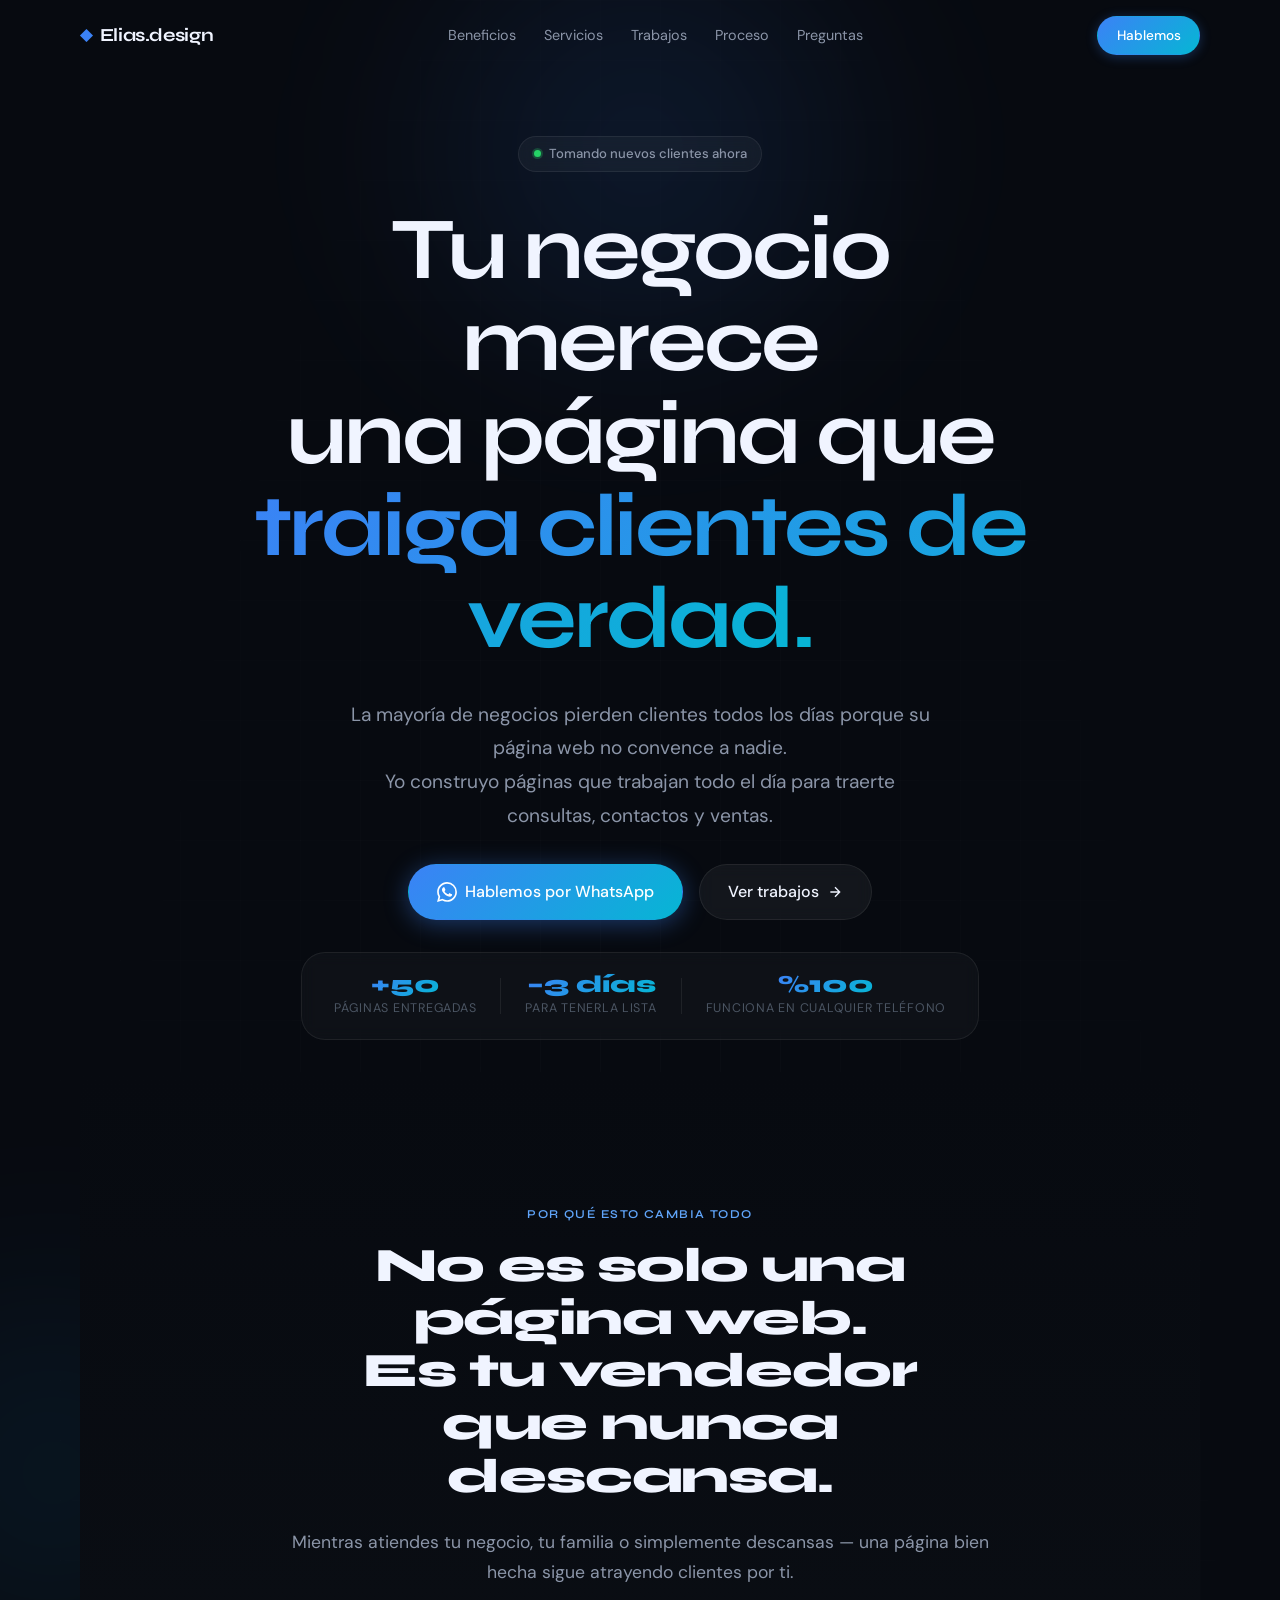
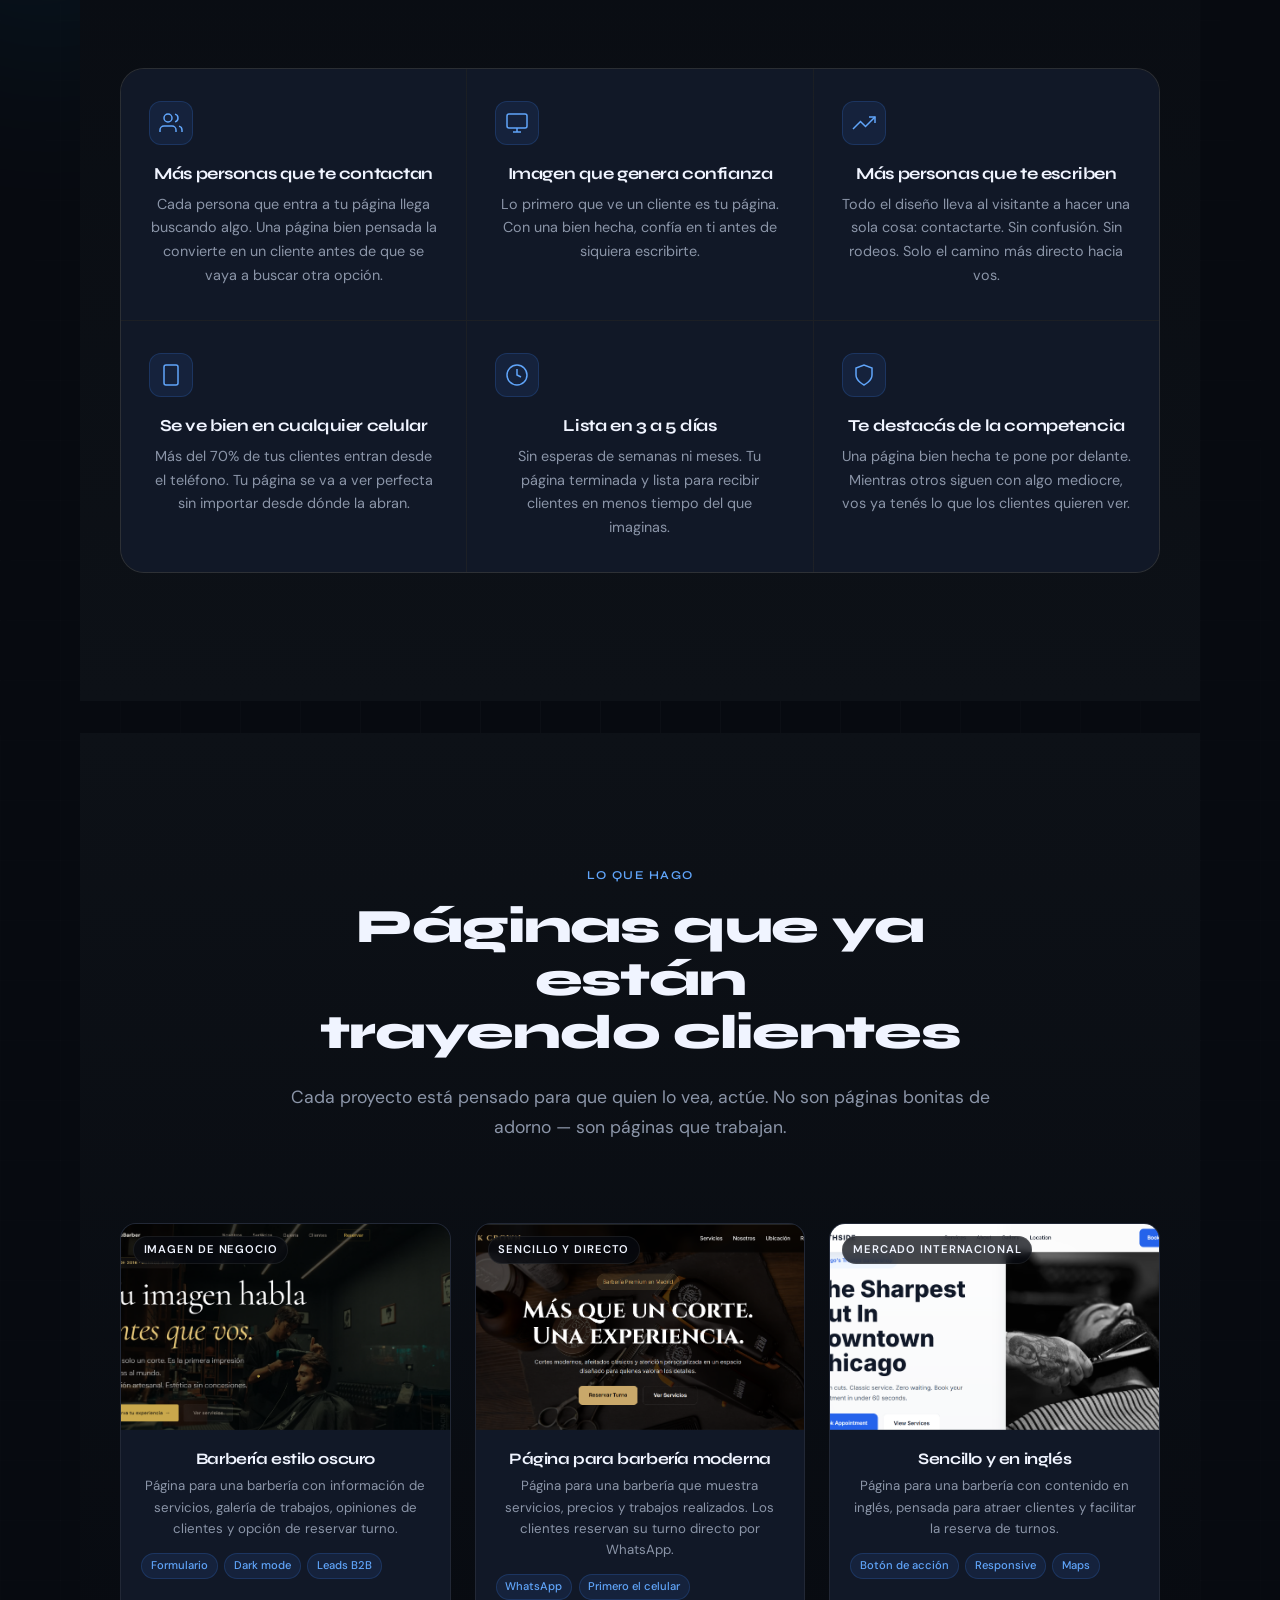
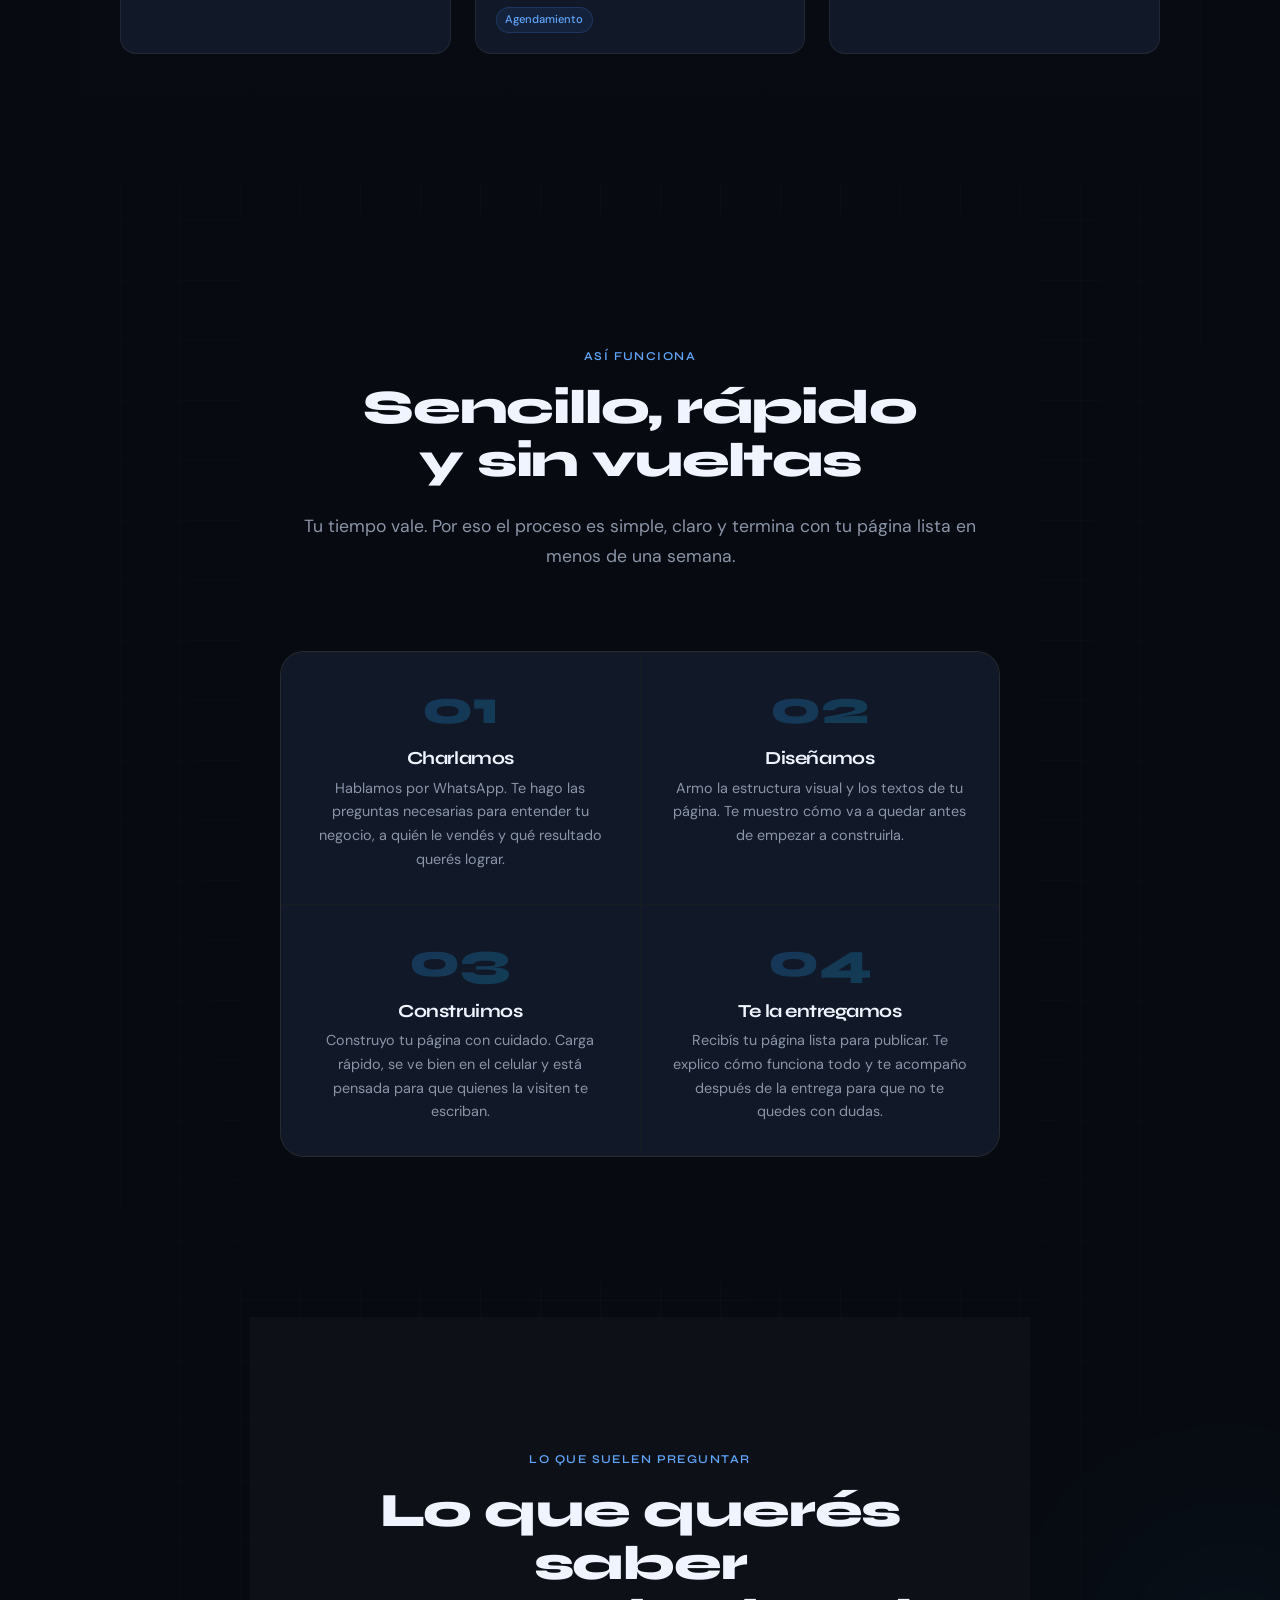
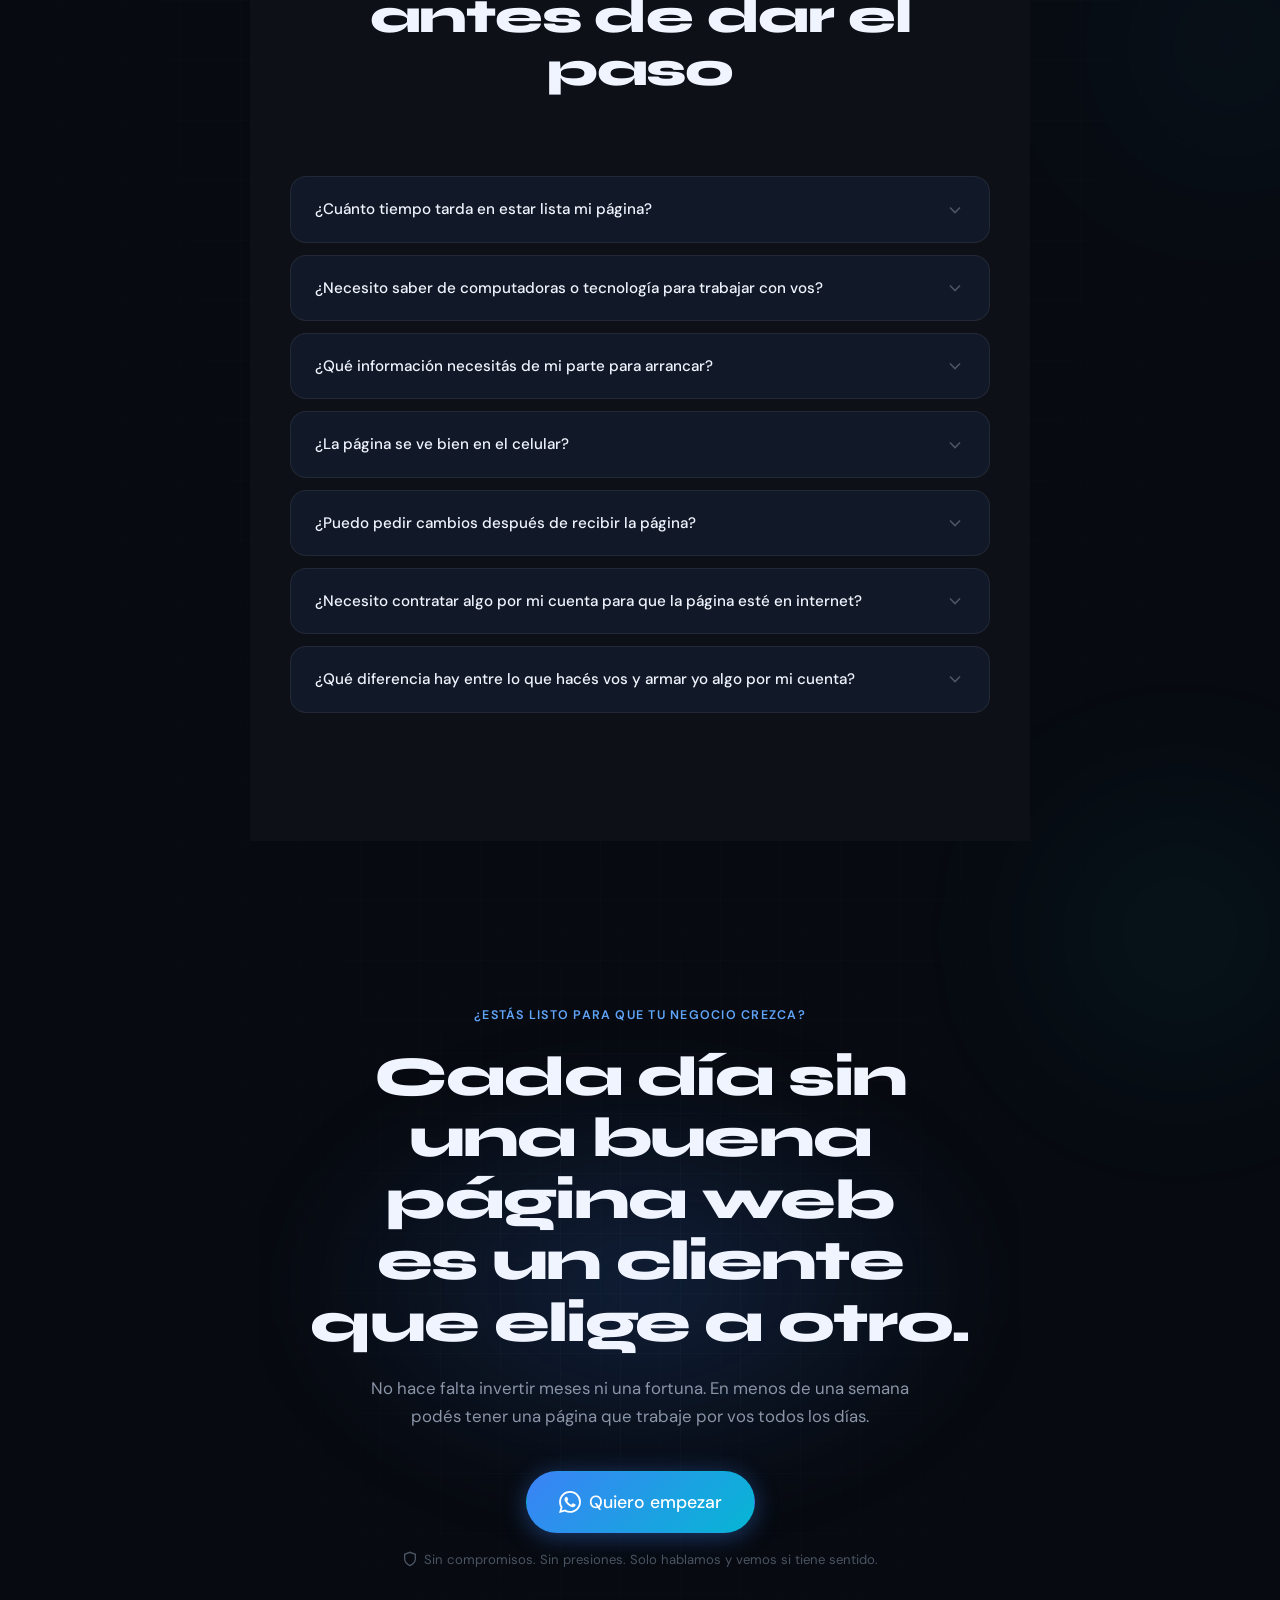
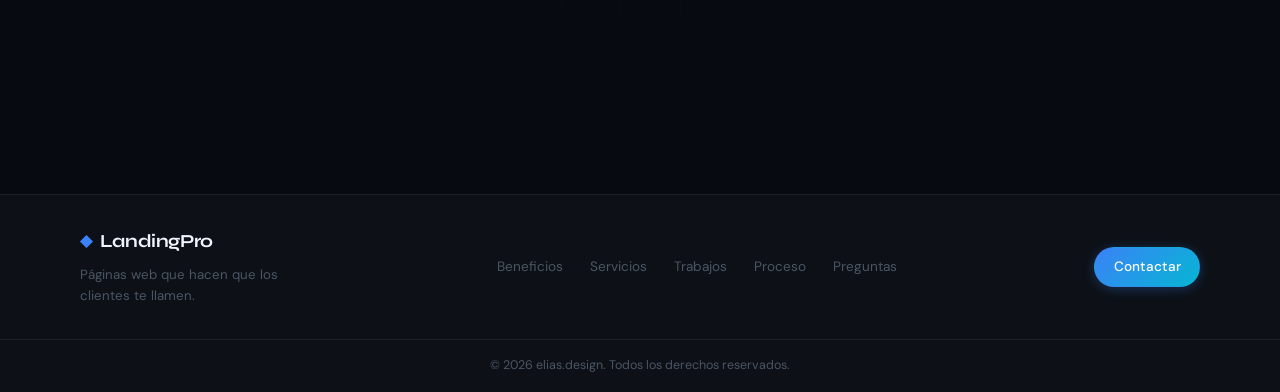
<file: index.html>
<!DOCTYPE html>
<html lang="es">
<head>
  <meta charset="UTF-8" />
  <meta name="viewport" content="width=device-width, initial-scale=1.0" />
  <meta name="description" content="Creo páginas web para negocios que quieren conseguir más clientes. Diseñadas para convencer, rápidas de cargar y listas en menos de una semana." />
  <meta name="keywords" content="página web para negocios, diseño web, conseguir clientes, whatsapp, ventas" />
  <meta property="og:title" content="Páginas web que consiguen clientes | Elias.design" />
  <meta property="og:description" content="Tu próxima página web no solo se verá bien — hará que los clientes te llamen." />
  <meta property="og:type" content="website" />
  <title>elias.design — Páginas web que hacen que los clientes te contacten</title>
  <link rel="preconnect" href="https://fonts.googleapis.com" />
  <link rel="preconnect" href="https://fonts.gstatic.com" crossorigin />
  <link href="https://fonts.googleapis.com/css2?family=Syne:wght@400;500;600;700;800&family=DM+Sans:ital,opsz,wght@0,9..40,300;0,9..40,400;0,9..40,500;1,9..40,300&display=swap" rel="stylesheet" />
  <link rel="stylesheet" href="style.css" />
</head>
<body>

  <!-- ═══════════════════════════════════════════
       NAVBAR
  ═══════════════════════════════════════════ -->
  <header class="navbar" role="banner" id="navbar">
    <nav class="navbar__inner container" aria-label="Navegación principal">
      <a href="#" class="navbar__logo" aria-label="Ir al inicio">
        <span class="logo-mark" aria-hidden="true">◆</span>
        <span class="logo-text">Elias.design</span>
      </a>
      <ul class="navbar__links" role="list">
        <li><a href="#beneficios" class="nav-link">Beneficios</a></li>
        <li><a href="#servicios" class="nav-link">Servicios</a></li>
        <li><a href="#portfolio" class="nav-link">Trabajos</a></li>
        <li><a href="#proceso" class="nav-link">Proceso</a></li>
        <li><a href="#faq" class="nav-link">Preguntas</a></li>
      </ul>
      <a href="https://wa.me/5541999038098?text=Hola,%20me%20interesa%20una%20landing%20page%20profesional"
         class="btn btn--primary btn--sm"
         target="_blank"
         rel="noopener noreferrer"
         aria-label="Contactar por WhatsApp">
        <!-- CAMBIAR NUMERO DE WHATSAPP -->
        Hablemos
      </a>
      <button class="navbar__toggle" aria-label="Abrir menú" aria-expanded="false" aria-controls="mobile-menu" id="menuToggle">
        <span></span><span></span><span></span>
      </button>
    </nav>
    <!-- Mobile Menu -->
    <div class="mobile-menu" id="mobile-menu" aria-hidden="true" role="dialog" aria-modal="true">
      <ul role="list">
        <li><a href="#beneficios" class="nav-link">Beneficios</a></li>
        <li><a href="#servicios" class="nav-link">Servicios</a></li>
        <li><a href="#portfolio" class="nav-link">Trabajos</a></li>
        <li><a href="#proceso" class="nav-link">Proceso</a></li>
        <li><a href="#faq" class="nav-link">Preguntas</a></li>
        <li>
          <a href="https://wa.me/+5541999038098?text=Hola,%20me%20interesa%20una%20landing%20page%20profesional"
             class="btn btn--primary btn--full"
             target="_blank"
             rel="noopener noreferrer">
            <!-- CAMBIAR NUMERO DE WHATSAPP -->
            Hablemos por WhatsApp
          </a>
        </li>
      </ul>
    </div>
  </header>

  <main>

    <!-- ═══════════════════════════════════════════
         HERO
    ═══════════════════════════════════════════ -->
    <section class="hero" aria-labelledby="hero-headline">
      <div class="hero__bg" aria-hidden="true">
        <div class="hero__grid"></div>
        <div class="hero__glow hero__glow--1"></div>
        <div class="hero__glow hero__glow--2"></div>
        <div class="hero__orb hero__orb--1"></div>
        <div class="hero__orb hero__orb--2"></div>
      </div>

      <div class="container hero__inner">
        <div class="hero__badge reveal" aria-label="Disponible para proyectos">
          <span class="badge__dot" aria-hidden="true"></span>
          <span>Tomando nuevos clientes ahora</span>
        </div>

        <h1 class="hero__headline reveal reveal--delay-1" id="hero-headline">
          Tu negocio merece<br />
          una página que<br />
          <em class="headline--accent">traiga clientes de verdad.</em>
        </h1>

        <p class="hero__subheadline reveal reveal--delay-2">
          La mayoría de negocios pierden clientes todos los días porque su página web no convence a nadie.<br class="break-desktop" />
          Yo construyo páginas que trabajan todo el día para traerte consultas, contactos y ventas.
        </p>

        <div class="hero__actions reveal reveal--delay-3">
          <a href="https://wa.me/5541999038098?text=Hola,%20me%20interesa%20una%20landing%20page%20profesional"
             class="btn btn--primary btn--lg btn--glow"
             target="_blank"
             rel="noopener noreferrer"
             aria-label="Contactar por WhatsApp ahora">
            <!-- CAMBIAR NUMERO DE WHATSAPP -->
            <svg width="20" height="20" viewBox="0 0 24 24" fill="currentColor" aria-hidden="true">
              <path d="M17.472 14.382c-.297-.149-1.758-.867-2.03-.967-.273-.099-.471-.148-.67.15-.197.297-.767.966-.94 1.164-.173.199-.347.223-.644.075-.297-.15-1.255-.463-2.39-1.475-.883-.788-1.48-1.761-1.653-2.059-.173-.297-.018-.458.13-.606.134-.133.298-.347.446-.52.149-.174.198-.298.298-.497.099-.198.05-.371-.025-.52-.075-.149-.669-1.612-.916-2.207-.242-.579-.487-.5-.669-.51-.173-.008-.371-.01-.57-.01-.198 0-.52.074-.792.372-.272.297-1.04 1.016-1.04 2.479 0 1.462 1.065 2.875 1.213 3.074.149.198 2.096 3.2 5.077 4.487.709.306 1.262.489 1.694.625.712.227 1.36.195 1.871.118.571-.085 1.758-.719 2.006-1.413.248-.694.248-1.289.173-1.413-.074-.124-.272-.198-.57-.347m-5.421 7.403h-.004a9.87 9.87 0 01-5.031-1.378l-.361-.214-3.741.982.998-3.648-.235-.374a9.86 9.86 0 01-1.51-5.26c.001-5.45 4.436-9.884 9.888-9.884 2.64 0 5.122 1.03 6.988 2.898a9.825 9.825 0 012.893 6.994c-.003 5.45-4.437 9.884-9.885 9.884m8.413-18.297A11.815 11.815 0 0012.05 0C5.495 0 .16 5.335.157 11.892c0 2.096.547 4.142 1.588 5.945L.057 24l6.305-1.654a11.882 11.882 0 005.683 1.448h.005c6.554 0 11.89-5.335 11.893-11.893a11.821 11.821 0 00-3.48-8.413z"/>
            </svg>
            Hablemos por WhatsApp
          </a>
          <a href="#portfolio" class="btn btn--ghost btn--lg">
            Ver trabajos
            <svg width="16" height="16" viewBox="0 0 24 24" fill="none" stroke="currentColor" stroke-width="2" aria-hidden="true">
              <path d="M5 12h14M12 5l7 7-7 7"/>
            </svg>
          </a>
        </div>

        <!-- Social proof strip -->
        <div class="hero__proof reveal reveal--delay-4">
          <div class="proof__item">
            <strong>+50</strong>
            <span>Páginas entregadas</span>
          </div>
          <div class="proof__divider" aria-hidden="true"></div>
          <div class="proof__item">
            <strong>3–5 días</strong>
            <span>Para tenerla lista</span>
          </div>
          <div class="proof__divider" aria-hidden="true"></div>
          <div class="proof__item">
            <strong>100%</strong>
            <span>Funciona en cualquier teléfono</span>
          </div>
        </div>

      

    <!-- ═══════════════════════════════════════════
         BENEFICIOS
    ═══════════════════════════════════════════ -->
    <section class="section beneficios" id="beneficios" aria-labelledby="beneficios-title">
      <div class="container">
        <div class="section__header reveal">
          <div class="section__eyebrow">Por qué esto cambia todo</div>
          <h2 class="section__title" id="beneficios-title">
            No es solo una página web.<br />Es tu vendedor que nunca descansa.
          </h2>
          <p class="section__desc">
            Mientras atiendes tu negocio, tu familia o simplemente descansas — una página bien hecha sigue atrayendo clientes por ti.
          </p>
        </div>

        <div class="benefits-grid">

          <div class="benefit-card reveal" style="--delay: 0">
            <div class="benefit-card__icon" aria-hidden="true">
              <svg width="24" height="24" viewBox="0 0 24 24" fill="none" stroke="currentColor" stroke-width="1.5">
                <path d="M17 21v-2a4 4 0 0 0-4-4H5a4 4 0 0 0-4 4v2"/><circle cx="9" cy="7" r="4"/>
                <path d="M23 21v-2a4 4 0 0 0-3-3.87"/><path d="M16 3.13a4 4 0 0 1 0 7.75"/>
              </svg>
            </div>
            <h3 class="benefit-card__title">Más personas que te contactan</h3>
            <p class="benefit-card__desc">Cada persona que entra a tu página llega buscando algo. Una página bien pensada la convierte en un cliente antes de que se vaya a buscar otra opción.</p>
          </div>

          <div class="benefit-card reveal" style="--delay: 1">
            <div class="benefit-card__icon" aria-hidden="true">
              <svg width="24" height="24" viewBox="0 0 24 24" fill="none" stroke="currentColor" stroke-width="1.5">
                <rect x="2" y="3" width="20" height="14" rx="2"/><line x1="8" y1="21" x2="16" y2="21"/><line x1="12" y1="17" x2="12" y2="21"/>
              </svg>
            </div>
            <h3 class="benefit-card__title">Imagen que genera confianza</h3>
            <p class="benefit-card__desc">Lo primero que ve un cliente es tu página. Con una bien hecha, confía en ti antes de siquiera escribirte.</p>
          </div>

          <div class="benefit-card reveal" style="--delay: 2">
            <div class="benefit-card__icon" aria-hidden="true">
              <svg width="24" height="24" viewBox="0 0 24 24" fill="none" stroke="currentColor" stroke-width="1.5">
                <polyline points="23 6 13.5 15.5 8.5 10.5 1 18"/><polyline points="17 6 23 6 23 12"/>
              </svg>
            </div>
            <h3 class="benefit-card__title">Más personas que te escriben</h3>
            <p class="benefit-card__desc">Todo el diseño lleva al visitante a hacer una sola cosa: contactarte. Sin confusión. Sin rodeos. Solo el camino más directo hacia vos.</p>
          </div>

          <div class="benefit-card reveal" style="--delay: 3">
            <div class="benefit-card__icon" aria-hidden="true">
              <svg width="24" height="24" viewBox="0 0 24 24" fill="none" stroke="currentColor" stroke-width="1.5">
                <rect x="5" y="2" width="14" height="20" rx="2" ry="2"/><line x1="12" y1="18" x2="12.01" y2="18"/>
              </svg>
            </div>
            <h3 class="benefit-card__title">Se ve bien en cualquier celular</h3>
            <p class="benefit-card__desc">Más del 70% de tus clientes entran desde el teléfono. Tu página se va a ver perfecta sin importar desde dónde la abran.</p>
          </div>

          <div class="benefit-card reveal" style="--delay: 4">
            <div class="benefit-card__icon" aria-hidden="true">
              <svg width="24" height="24" viewBox="0 0 24 24" fill="none" stroke="currentColor" stroke-width="1.5">
                <circle cx="12" cy="12" r="10"/><polyline points="12 6 12 12 16 14"/>
              </svg>
            </div>
            <h3 class="benefit-card__title">Lista en 3 a 5 días</h3>
            <p class="benefit-card__desc">Sin esperas de semanas ni meses. Tu página terminada y lista para recibir clientes en menos tiempo del que imaginas.</p>
          </div>

          <div class="benefit-card reveal" style="--delay: 5">
            <div class="benefit-card__icon" aria-hidden="true">
              <svg width="24" height="24" viewBox="0 0 24 24" fill="none" stroke="currentColor" stroke-width="1.5">
                <path d="M12 22s8-4 8-10V5l-8-3-8 3v7c0 6 8 10 8 10z"/>
              </svg>
            </div>
            <h3 class="benefit-card__title">Te destacás de la competencia</h3>
            <p class="benefit-card__desc">Una página bien hecha te pone por delante. Mientras otros siguen con algo mediocre, vos ya tenés lo que los clientes quieren ver.</p>
          </div>

        </div>
      </div>
    </section>

    
    <!-- ═══════════════════════════════════════════
         PORTFOLIO
    ═══════════════════════════════════════════ -->
    <section class="section portfolio" id="portfolio" aria-labelledby="portfolio-title">
      <div class="container">
        <div class="section__header reveal">
          <div class="section__eyebrow">Lo que hago</div>
          <h2 class="section__title" id="portfolio-title">
            Páginas que ya están<br />trayendo clientes
          </h2>
          <p class="section__desc">
            Cada proyecto está pensado para que quien lo vea, actúe. No son páginas bonitas de adorno — son páginas que trabajan.
          </p>
        </div>

        <div class="portfolio-grid">

          <!-- Proyecto 1 -->
          <!-- CAMBIAR IMAGEN DEL PROYECTO 1 -->
          <article class="portfolio-card reveal" style="--delay: 0" aria-labelledby="port-1-title">
            <div class="portfolio-card__image">
              <!-- CAMBIAR IMAGEN: reemplaza el div.portfolio-card__placeholder por <img src="ruta/imagen.jpg" alt="descripción"> -->
              <div class="portfolio-card__placeholder"  aria-hidden="true">
                <img src="nobleb.png" alt="descripción">
                <div class="placeholder-ui">
                  <div class="placeholder-nav"></div>
                  <div class="placeholder-hero">
                    <div class="placeholder-h1"></div>
                    <div class="placeholder-h2"></div>
                    <div class="placeholder-btn"></div>
                  </div>
                  <div class="placeholder-cards">
                    <div class="placeholder-card" style="background: #1e3a5f"></div>
                    <div class="placeholder-card" style="background: #152d4a"></div>
                  </div>
                </div>
              </div>
              <div class="portfolio-card__overlay">
                <!-- CAMBIAR LINK DEL PROYECTO 1 -->
                <a href="https://noble-barber.vercel.app/" class="btn btn--primary btn--sm" target="_blank" rel="noopener noreferrer">
                  Ver proyecto →
                  <!-- LINK -->
                </a>
              </div>
              <div class="portfolio-card__category">Imagen de negocio</div>
            </div>
            <div class="portfolio-card__content">
              <h3 class="portfolio-card__title" id="port-1-title">Barbería estilo oscuro</h3>
              <p class="portfolio-card__desc">Página para una barbería con información de servicios, galería de trabajos, opiniones de clientes y opción de reservar turno.</p>
              <div class="portfolio-card__tags" role="list" aria-label="Etiquetas del proyecto">
                <span role="listitem">Formulario</span>
                <span role="listitem">Dark mode</span>
                <span role="listitem">Leads B2B</span>
              </div>
            </div>
          </article>

          <!-- Proyecto 2 -->
          <!-- CAMBIAR IMAGEN DEL PROYECTO 2 -->
          <article class="portfolio-card reveal" style="--delay: 1" aria-labelledby="port-2-title">
            <div class="portfolio-card__image">
              <!-- CAMBIAR IMAGEN: reemplaza el div.portfolio-card__placeholder por <img src="ruta/imagen.jpg" alt="descripción"> -->
              <div class="portfolio-card__placeholder" aria-hidden="true">
                    <img src="black.png" alt="descripción2">
                <div class="placeholder-ui" style="background: linear-gradient(135deg, #0d1f0d, #0a2818)">
                  <div class="placeholder-nav" style="background: rgba(255,255,255,0.05)"></div>
                  <div class="placeholder-hero">
                    <div class="placeholder-h1" style="background: #22c55e; opacity:0.7"></div>
                    <div class="placeholder-h2" style="background: rgba(255,255,255,0.2)"></div>
                    <div class="placeholder-btn" style="background: #22c55e"></div>
                  </div>
                  <div class="placeholder-cards">
                    <div class="placeholder-card" style="background: rgba(34,197,94,0.1); border: 1px solid rgba(34,197,94,0.3)"></div>
                    <div class="placeholder-card" style="background: rgba(34,197,94,0.1); border: 1px solid rgba(34,197,94,0.3)"></div>
                  </div>
                </div>
              </div>
              <div class="portfolio-card__overlay">
                <!-- CAMBIAR LINK DEL PROYECTO 2 -->
                <a href="https://black-barber-beryl.vercel.app/" class="btn btn--primary btn--sm" target="_blank" rel="noopener noreferrer">
                  Ver proyecto →
                  <!-- CAMBIAR LINK -->
                </a>
              </div>
              <div class="portfolio-card__category">Sencillo y directo</div>
            </div>
            <div class="portfolio-card__content">
              <h3 class="portfolio-card__title" id="port-2-title">Página para barbería moderna</h3>
              <p class="portfolio-card__desc">Página para una barbería que muestra servicios, precios y trabajos realizados. Los clientes reservan su turno directo por WhatsApp.</p>
              <div class="portfolio-card__tags" role="list" aria-label="Etiquetas del proyecto">
                <span role="listitem">WhatsApp</span>
                <span role="listitem">Primero el celular</span>
                <span role="listitem">Agendamiento</span>
              </div>
            </div>
          </article>

          <!-- Proyecto 3 -->
          <!-- CAMBIAR IMAGEN DEL PROYECTO 3 -->
          <article class="portfolio-card reveal" style="--delay: 2" aria-labelledby="port-3-title">
            <div class="portfolio-card__image">
              <!-- CAMBIAR IMAGEN: reemplaza el div.portfolio-card__placeholder por <img src="ruta/imagen.jpg" alt="descripción"> -->
              <div class="portfolio-card__placeholder" aria-hidden="true">
                    <img src="northside.png" alt="descripción3">

                <div class="placeholder-ui" style="background: linear-gradient(135deg, #1a0533, #0d001f)">
                  <div class="placeholder-nav" style="background: rgba(255,255,255,0.04)"></div>
                  <div class="placeholder-hero">
                    <div class="placeholder-h1" style="background: #a855f7; opacity:0.8"></div>
                    <div class="placeholder-h2" style="background: rgba(255,255,255,0.15)"></div>
                    <div class="placeholder-btn" style="background: linear-gradient(90deg,#a855f7,#ec4899)"></div>
                  </div>
                  <div class="placeholder-cards">
                    <div class="placeholder-card" style="background: rgba(168,85,247,0.12); border:1px solid rgba(168,85,247,0.3)"></div>
                    <div class="placeholder-card" style="background: rgba(168,85,247,0.12); border:1px solid rgba(168,85,247,0.3)"></div>
                  </div>
                </div>
              </div>
              <div class="portfolio-card__overlay">
                <!-- CAMBIAR LINK DEL PROYECTO 3 -->
                <a href="https://north-barber.vercel.app/" class="btn btn--primary btn--sm" target="_blank" rel="noopener noreferrer">
                  Ver proyecto →
                  <!-- CAMBIAR LINK -->
                </a>
              </div>
              <div class="portfolio-card__category">Mercado internacional</div>
            </div>
            <div class="portfolio-card__content">
              <h3 class="portfolio-card__title" id="port-3-title">Sencillo y en inglés</h3>
              <p class="portfolio-card__desc">Página para una barbería con contenido en inglés, pensada para atraer clientes y facilitar la reserva de turnos.</p>
              <div class="portfolio-card__tags" role="list" aria-label="Etiquetas del proyecto">
                <span role="listitem">Botón de acción</span>
                <span role="listitem">Responsive</span>
                <span role="listitem">Maps</span>
              </div>
            </div>
          </article>
    </section>

    <!-- ═══════════════════════════════════════════
        PROCESO
    ═══════════════════════════════════════════ -->
    <section class="section proceso" id="proceso" aria-labelledby="proceso-title">
      <div class="container">
        <div class="section__header reveal">
          <div class="section__eyebrow">Así funciona</div>
          <h2 class="section__title" id="proceso-title">
            Sencillo, rápido<br />y sin vueltas
          </h2>
          <p class="section__desc">
            Tu tiempo vale. Por eso el proceso es simple, claro y termina con tu página lista en menos de una semana.
          </p>
        </div>

        <div class="process-steps">

          <div class="process-step reveal" style="--delay: 0">
            <div class="process-step__number" aria-hidden="true">01</div>
            <div class="process-step__content">
              <h3 class="process-step__title">Charlamos</h3>
              <p class="process-step__desc">Hablamos por WhatsApp. Te hago las preguntas necesarias para entender tu negocio, a quién le vendés y qué resultado querés lograr.</p>
            </div>
            <div class="process-step__connector" aria-hidden="true"></div>
          </div>

          <div class="process-step reveal" style="--delay: 1">
            <div class="process-step__number" aria-hidden="true">02</div>
            <div class="process-step__content">
              <h3 class="process-step__title">Diseñamos</h3>
              <p class="process-step__desc">Armo la estructura visual y los textos de tu página. Te muestro cómo va a quedar antes de empezar a construirla.</p>
            </div>
            <div class="process-step__connector" aria-hidden="true"></div>
          </div>

          <div class="process-step reveal" style="--delay: 2">
            <div class="process-step__number" aria-hidden="true">03</div>
            <div class="process-step__content">
              <h3 class="process-step__title">Construimos</h3>
              <p class="process-step__desc">Construyo tu página con cuidado. Carga rápido, se ve bien en el celular y está pensada para que quienes la visiten te escriban.</p>
            </div>
            <div class="process-step__connector" aria-hidden="true"></div>
          </div>

          <div class="process-step reveal" style="--delay: 3">
            <div class="process-step__number" aria-hidden="true">04</div>
            <div class="process-step__content">
              <h3 class="process-step__title">Te la entregamos</h3>
              <p class="process-step__desc">Recibís tu página lista para publicar. Te explico cómo funciona todo y te acompaño después de la entrega para que no te quedes con dudas.</p>
            </div>
          </div>

        </div>
      </div>
    </section>

    <!-- ═══════════════════════════════════════════
        FAQ
    ═══════════════════════════════════════════ -->
    <section class="section faq" id="faq" aria-labelledby="faq-title">
      <div class="container">
        <div class="section__header reveal">
          <div class="section__eyebrow">Lo que suelen preguntar</div>
          <h2 class="section__title" id="faq-title">
            Lo que querés saber<br />antes de dar el paso
          </h2>
        </div>

        <div class="faq-list reveal" role="list">

          <details class="faq-item" role="listitem">
            <summary class="faq-item__question">
              ¿Cuánto tiempo tarda en estar lista mi página?
              <span class="faq-item__icon" aria-hidden="true">
                <svg width="20" height="20" viewBox="0 0 24 24" fill="none" stroke="currentColor" stroke-width="2"><polyline points="6 9 12 15 18 9"/></svg>
              </span>
            </summary>
            <div class="faq-item__answer">
              <p>Entre 3 y 5 días desde que confirmás el proyecto y me mandás la información necesaria. No hago esperar semanas a nadie.</p>
            </div>
          </details>

          <details class="faq-item" role="listitem">
            <summary class="faq-item__question">
              ¿Necesito saber de computadoras o tecnología para trabajar con vos?
              <span class="faq-item__icon" aria-hidden="true">
                <svg width="20" height="20" viewBox="0 0 24 24" fill="none" stroke="currentColor" stroke-width="2"><polyline points="6 9 12 15 18 9"/></svg>
              </span>
            </summary>
            <div class="faq-item__answer">
              <p>Para nada. Solo necesitás saber qué querés lograr con tu negocio. Yo me encargo de todo lo demás: diseño, construcción, formularios, WhatsApp, publicación y cualquier cosa técnica.</p>
            </div>
          </details>

          <details class="faq-item" role="listitem">
            <summary class="faq-item__question">
              ¿Qué información necesitás de mi parte para arrancar?
              <span class="faq-item__icon" aria-hidden="true">
                <svg width="20" height="20" viewBox="0 0 24 24" fill="none" stroke="currentColor" stroke-width="2"><polyline points="6 9 12 15 18 9"/></svg>
              </span>
            </summary>
            <div class="faq-item__answer">
              <p>Básicamente: a qué te dedicás, a quién le vendés, qué querés que haga quien visita tu página y si tenés logo e imágenes. Si te falta algo, lo resolvemos juntos sin problema.</p>
            </div>
          </details>

          <details class="faq-item" role="listitem">
            <summary class="faq-item__question">
              ¿La página se ve bien en el celular?
              <span class="faq-item__icon" aria-hidden="true">
                <svg width="20" height="20" viewBox="0 0 24 24" fill="none" stroke="currentColor" stroke-width="2"><polyline points="6 9 12 15 18 9"/></svg>
              </span>
            </summary>
            <div class="faq-item__answer">
              <p>Sí. Todas las páginas que hago están pensadas primero para el celular, porque más del 70% de las personas las abren desde el teléfono. Se va a ver perfecta en cualquier pantalla.</p>
            </div>
          </details>

          <details class="faq-item" role="listitem">
            <summary class="faq-item__question">
              ¿Puedo pedir cambios después de recibir la página?
              <span class="faq-item__icon" aria-hidden="true">
                <svg width="20" height="20" viewBox="0 0 24 24" fill="none" stroke="currentColor" stroke-width="2"><polyline points="6 9 12 15 18 9"/></svg>
              </span>
            </summary>
            <div class="faq-item__answer">
              <p>Sí. Durante el proceso hay rondas de revisión. Y si después de entregada necesitás ajustar un texto, un color o una imagen, lo hacemos sin problema dentro del período de acompañamiento.</p>
            </div>
          </details>

          <details class="faq-item" role="listitem">
            <summary class="faq-item__question">
              ¿Necesito contratar algo por mi cuenta para que la página esté en internet?
              <span class="faq-item__icon" aria-hidden="true">
                <svg width="20" height="20" viewBox="0 0 24 24" fill="none" stroke="currentColor" stroke-width="2"><polyline points="6 9 12 15 18 9"/></svg>
              </span>
            </summary>
            <div class="faq-item__answer">
              <p>Sí, necesitás un dominio y un servicio de alojamiento, pero son baratos y fáciles de conseguir. Si todavía no los tenés, te recomiendo las mejores opciones para tu caso y te guío para que no pierdas tiempo en eso.</p>
            </div>
          </details>

          <details class="faq-item" role="listitem">
            <summary class="faq-item__question">
              ¿Qué diferencia hay entre lo que hacés vos y armar yo algo por mi cuenta?
              <span class="faq-item__icon" aria-hidden="true">
                <svg width="20" height="20" viewBox="0 0 24 24" fill="none" stroke="currentColor" stroke-width="2"><polyline points="6 9 12 15 18 9"/></svg>
              </span>
            </summary>
            <div class="faq-item__answer">
              <p>Podrías armar algo vos mismo con una plantilla básica, claro. Pero una página pensada para que la gente actúe — con los textos correctos, el orden visual correcto y la lógica que lleva al cliente a contactarte — trae entre 3 y 10 veces más resultados. Lo que invertís en una buena página se recupera con el primer cliente que conseguís.</p>
            </div>
          </details>

        </div>
      </div>
    </section>

    <!-- ═══════════════════════════════════════════
         CTA FINAL
    ═══════════════════════════════════════════ -->
    <section class="section cta-final" aria-labelledby="cta-title">
      <div class="cta-final__bg" aria-hidden="true">
        <div class="cta-final__glow"></div>
        <div class="cta-final__grid"></div>
      </div>
      <div class="container cta-final__inner reveal">
        <div class="cta-final__eyebrow">¿Estás listo para que tu negocio crezca?</div>
        <h2 class="cta-final__title" id="cta-title">
          Cada día sin una buena página web<br />
          es un cliente que elige a otro.
        </h2>
        <p class="cta-final__desc">
          No hace falta invertir meses ni una fortuna. En menos de una semana podés tener una página que trabaje por vos todos los días.
        </p>
        <div class="cta-final__actions">
          <a href="https://wa.me/5541999038098?text=Hola,%20quiero%20empezar%20con%20mi%20landing%20page%20profesional"
             class="btn btn--primary btn--xl btn--glow"
             target="_blank"
             rel="noopener noreferrer"
             aria-label="Contactar por WhatsApp para empezar">
            <!-- CAMBIAR NUMERO DE WHATSAPP -->
            <svg width="22" height="22" viewBox="0 0 24 24" fill="currentColor" aria-hidden="true">
              <path d="M17.472 14.382c-.297-.149-1.758-.867-2.03-.967-.273-.099-.471-.148-.67.15-.197.297-.767.966-.94 1.164-.173.199-.347.223-.644.075-.297-.15-1.255-.463-2.39-1.475-.883-.788-1.48-1.761-1.653-2.059-.173-.297-.018-.458.13-.606.134-.133.298-.347.446-.52.149-.174.198-.298.298-.497.099-.198.05-.371-.025-.52-.075-.149-.669-1.612-.916-2.207-.242-.579-.487-.5-.669-.51-.173-.008-.371-.01-.57-.01-.198 0-.52.074-.792.372-.272.297-1.04 1.016-1.04 2.479 0 1.462 1.065 2.875 1.213 3.074.149.198 2.096 3.2 5.077 4.487.709.306 1.262.489 1.694.625.712.227 1.36.195 1.871.118.571-.085 1.758-.719 2.006-1.413.248-.694.248-1.289.173-1.413-.074-.124-.272-.198-.57-.347m-5.421 7.403h-.004a9.87 9.87 0 01-5.031-1.378l-.361-.214-3.741.982.998-3.648-.235-.374a9.86 9.86 0 01-1.51-5.26c.001-5.45 4.436-9.884 9.888-9.884 2.64 0 5.122 1.03 6.988 2.898a9.825 9.825 0 012.893 6.994c-.003 5.45-4.437 9.884-9.885 9.884m8.413-18.297A11.815 11.815 0 0012.05 0C5.495 0 .16 5.335.157 11.892c0 2.096.547 4.142 1.588 5.945L.057 24l6.305-1.654a11.882 11.882 0 005.683 1.448h.005c6.554 0 11.89-5.335 11.893-11.893a11.821 11.821 0 00-3.48-8.413z"/>
            </svg>
            Quiero empezar
          </a>
          <p class="cta-final__note">
            <svg width="16" height="16" viewBox="0 0 24 24" fill="none" stroke="currentColor" stroke-width="2" aria-hidden="true">
              <path d="M12 22s8-4 8-10V5l-8-3-8 3v7c0 6 8 10 8 10z"/>
            </svg>
            Sin compromisos. Sin presiones. Solo hablamos y vemos si tiene sentido.
          </p>
        </div>
      </div>
    </section>

  </main>

  <!-- ═══════════════════════════════════════════
       FOOTER
  ═══════════════════════════════════════════ -->
  <footer class="footer" role="contentinfo">
    <div class="container footer__inner">
      <div class="footer__brand">
        <a href="#" class="navbar__logo" aria-label="Ir al inicio">
          <span class="logo-mark" aria-hidden="true">◆</span>
          <span class="logo-text">LandingPro</span>
        </a>
        <p>Páginas web que hacen que los clientes te llamen.</p>
      </div>
      <nav class="footer__links" aria-label="Navegación del footer">
        <a href="#beneficios">Beneficios</a>
        <a href="#servicios">Servicios</a>
        <a href="#portfolio">Trabajos</a>
        <a href="#proceso">Proceso</a>
        <a href="#faq">Preguntas</a>
      </nav>
      <div class="footer__cta">
        <a href="https://wa.me/5541999038098?text=Hola,%20me%20interesa%20una%20landing%20page%20profesional"
           class="btn btn--primary btn--sm"
           target="_blank"
           rel="noopener noreferrer">
          <!-- CAMBIAR NUMERO DE WHATSAPP -->
          Contactar
        </a>
      </div>
    </div>
    <div class="footer__bottom">
      <div class="container">
        <p>© 2026 elias.design. Todos los derechos reservados.</p>
        <!-- CAMBIAR NOMBRE/DATOS DE LA EMPRESA -->
      </div>
    </div>
  </footer>

  <!-- WhatsApp Floating Button -->
  <a href="https://wa.me/5541999038098?text=Hola,%20me%20interesa%20una%20landing%20page%20profesional"
     class="wa-float"
     target="_blank"
     rel="noopener noreferrer"
     aria-label="Contactar por WhatsApp"
     id="waFloat">
    <!-- CAMBIAR NUMERO DE WHATSAPP -->
    <svg width="28" height="28" viewBox="0 0 24 24" fill="currentColor" aria-hidden="true">
      <path d="M17.472 14.382c-.297-.149-1.758-.867-2.03-.967-.273-.099-.471-.148-.67.15-.197.297-.767.966-.94 1.164-.173.199-.347.223-.644.075-.297-.15-1.255-.463-2.39-1.475-.883-.788-1.48-1.761-1.653-2.059-.173-.297-.018-.458.13-.606.134-.133.298-.347.446-.52.149-.174.198-.298.298-.497.099-.198.05-.371-.025-.52-.075-.149-.669-1.612-.916-2.207-.242-.579-.487-.5-.669-.51-.173-.008-.371-.01-.57-.01-.198 0-.52.074-.792.372-.272.297-1.04 1.016-1.04 2.479 0 1.462 1.065 2.875 1.213 3.074.149.198 2.096 3.2 5.077 4.487.709.306 1.262.489 1.694.625.712.227 1.36.195 1.871.118.571-.085 1.758-.719 2.006-1.413.248-.694.248-1.289.173-1.413-.074-.124-.272-.198-.57-.347m-5.421 7.403h-.004a9.87 9.87 0 01-5.031-1.378l-.361-.214-3.741.982.998-3.648-.235-.374a9.86 9.86 0 01-1.51-5.26c.001-5.45 4.436-9.884 9.888-9.884 2.64 0 5.122 1.03 6.988 2.898a9.825 9.825 0 012.893 6.994c-.003 5.45-4.437 9.884-9.885 9.884m8.413-18.297A11.815 11.815 0 0012.05 0C5.495 0 .16 5.335.157 11.892c0 2.096.547 4.142 1.588 5.945L.057 24l6.305-1.654a11.882 11.882 0 005.683 1.448h.005c6.554 0 11.89-5.335 11.893-11.893a11.821 11.821 0 00-3.48-8.413z"/>
    </svg>
    <span class="wa-float__tooltip">¿Hablamos?</span>
  </a>

  <script src="main.js"></script>
</body>
</html>
</file>
<file: style.css>
/* ═══════════════════════════════════════════════════════
   LANDINGPRO — style.css
   Design System: Dark Luxury Tech
   Tipografía: Syne (display) + DM Sans (body)
═══════════════════════════════════════════════════════ */

/* ─── CSS Variables ──────────────────────────────────── */
:root {
  /* Colors */
  --bg-base:         #070a10;
  --bg-surface:      #0d1117;
  --bg-elevated:     #141b24;
  --bg-card:         #111827;
  --border:          rgba(255, 255, 255, 0.07);
  --border-hover:    rgba(255, 255, 255, 0.14);

  --accent:          #3b82f6;
  --accent-bright:   #60a5fa;
  --accent-glow:     rgba(59, 130, 246, 0.35);
  --accent-subtle:   rgba(59, 130, 246, 0.1);

  --cyan:            #06b6d4;
  --cyan-subtle:     rgba(6, 182, 212, 0.08);

  --text-primary:    #f0f4ff;
  --text-secondary:  #8b95a8;
  --text-muted:      #4b5563;
  --text-inverse:    #070a10;

  --wa-green:        #25d366;
  --wa-green-dark:   #128c7e;

  --gradient-hero:   radial-gradient(ellipse 80% 60% at 50% -10%, rgba(59,130,246,0.22) 0%, transparent 65%);
  --gradient-accent: linear-gradient(135deg, var(--accent) 0%, var(--cyan) 100%);
  --gradient-card:   linear-gradient(135deg, rgba(255,255,255,0.04) 0%, rgba(255,255,255,0.01) 100%);

  /* Typography */
  --font-display:    'Syne', sans-serif;
  --font-body:       'DM Sans', sans-serif;

  /* Spacing */
  --spacing-xs:      0.25rem;
  --spacing-sm:      0.5rem;
  --spacing-md:      1rem;
  --spacing-lg:      1.5rem;
  --spacing-xl:      2rem;
  --spacing-2xl:     3rem;
  --spacing-3xl:     5rem;
  --spacing-4xl:     7rem;

  /* Section vertical padding */
  --section-py:      clamp(5rem, 10vw, 8rem);

  /* Radius */
  --radius-sm:       8px;
  --radius-md:       12px;
  --radius-lg:       16px;
  --radius-xl:       24px;
  --radius-full:     9999px;

  /* Shadows */
  --shadow-card:     0 1px 3px rgba(0,0,0,0.4), 0 8px 32px rgba(0,0,0,0.3);
  --shadow-glow:     0 0 60px rgba(59,130,246,0.2), 0 0 120px rgba(59,130,246,0.1);
  --shadow-btn:      0 4px 24px rgba(59,130,246,0.4);

  /* Transitions */
  --transition-fast: 150ms cubic-bezier(0.4, 0, 0.2, 1);
  --transition-base: 250ms cubic-bezier(0.4, 0, 0.2, 1);
  --transition-slow: 400ms cubic-bezier(0.4, 0, 0.2, 1);

  /* Layout */
  --max-width:       1200px;
  --navbar-h:        72px;
}

/* ─── Reset & Base ───────────────────────────────────── */
*, *::before, *::after {
  box-sizing: border-box;
  margin: 0;
  padding: 0;
}

html {
  scroll-behavior: smooth;
  font-size: 16px;
  -webkit-text-size-adjust: 100%;
}

body {
  font-family: var(--font-body);
  background-color: var(--bg-base);
  color: var(--text-primary);
  line-height: 1.6;
  overflow-x: hidden;
  -webkit-font-smoothing: antialiased;
  -moz-osx-font-smoothing: grayscale;
}

img, video, svg {
  display: block;
  max-width: 100%;
}

a {
  color: inherit;
  text-decoration: none;
}

ul, ol {
  list-style: none;
}

button {
  cursor: pointer;
  border: none;
  background: none;
  font-family: inherit;
}

details > summary {
  cursor: pointer;
  list-style: none;
}

details > summary::-webkit-details-marker {
  display: none;
}

/* ─── Layout Utilities ───────────────────────────────── */
.container {
  width: 100%;
  max-width: var(--max-width);
  margin: 0 auto;
  padding: 0 1.25rem;
}

@media (min-width: 768px) {
  .container {
    padding: 0 2rem;
  }
}

@media (min-width: 1200px) {
  .container {
    padding: 0 2.5rem;
  }
}

.section {
  padding: var(--section-py) 0;
}

.section__header {
  text-align: center;
  max-width: 700px;
  margin: 0 auto var(--spacing-3xl);
}

.section__eyebrow {
  display: inline-block;
  font-family: var(--font-display);
  font-size: 0.75rem;
  font-weight: 600;
  letter-spacing: 0.12em;
  text-transform: uppercase;
  color: var(--accent-bright);
  margin-bottom: var(--spacing-md);
}

.section__title {
  font-family: var(--font-display);
  font-size: clamp(2rem, 5vw, 3rem);
  font-weight: 800;
  line-height: 1.1;
  letter-spacing: -0.025em;
  color: var(--text-primary);
  margin-bottom: var(--spacing-lg);
}

.section__desc {
  font-size: 1.1rem;
  color: var(--text-secondary);
  line-height: 1.7;
}

/* ─── Typography ─────────────────────────────────────── */
h1, h2, h3, h4 {
  font-family: var(--font-display);
  line-height: 1.1;
  letter-spacing: -0.025em;
}

/* ─── Buttons ────────────────────────────────────────── */
.btn {
  display: inline-flex;
  align-items: center;
  justify-content: center;
  gap: 0.5rem;
  font-family: var(--font-body);
  font-weight: 500;
  border-radius: var(--radius-full);
  transition: all var(--transition-base);
  white-space: nowrap;
  position: relative;
  text-decoration: none;
  cursor: pointer;
  border: 1px solid transparent;
}

.btn:focus-visible {
  outline: 2px solid var(--accent);
  outline-offset: 3px;
}

/* Primary */
.btn--primary {
  background: var(--gradient-accent);
  color: white;
  border-color: transparent;
  box-shadow: 0 2px 12px rgba(59,130,246,0.3);
}

.btn--primary:hover {
  transform: translateY(-1px);
  box-shadow: 0 6px 28px rgba(59,130,246,0.45);
  filter: brightness(1.08);
}

.btn--primary:active {
  transform: translateY(0);
}

/* Ghost */
.btn--ghost {
  background: rgba(255,255,255,0.05);
  color: var(--text-primary);
  border-color: var(--border);
  backdrop-filter: blur(8px);
}

.btn--ghost:hover {
  background: rgba(255,255,255,0.09);
  border-color: var(--border-hover);
  transform: translateY(-1px);
}

/* Outline */
.btn--outline {
  background: transparent;
  color: var(--accent-bright);
  border-color: rgba(59,130,246,0.35);
}

.btn--outline:hover {
  background: var(--accent-subtle);
  border-color: var(--accent);
  transform: translateY(-1px);
}

/* Glow variant */
.btn--glow {
  box-shadow: var(--shadow-btn);
}

.btn--glow:hover {
  box-shadow: 0 8px 40px rgba(59,130,246,0.55);
}

/* Sizes */
.btn--sm  { font-size: 0.85rem; padding: 0.5rem 1.15rem; }
.btn--md  { font-size: 0.95rem; padding: 0.7rem 1.5rem; }
.btn--lg  { font-size: 1rem;    padding: 0.875rem 1.75rem; }
.btn--xl  { font-size: 1.1rem;  padding: 1rem 2rem; }
.btn--full { width: 100%; }

/* ─── Reveal Animations ──────────────────────────────── */
.reveal {
  opacity: 0;
  transform: translateY(28px);
  transition: opacity 0.65s cubic-bezier(0.4,0,0.2,1),
              transform 0.65s cubic-bezier(0.4,0,0.2,1);
}

.reveal.reveal--delay-1 { transition-delay: 0.1s; }
.reveal.reveal--delay-2 { transition-delay: 0.2s; }
.reveal.reveal--delay-3 { transition-delay: 0.3s; }
.reveal.reveal--delay-4 { transition-delay: 0.45s; }
.reveal.reveal--delay-5 { transition-delay: 0.6s; }

.reveal.is-visible {
  opacity: 1;
  transform: translateY(0);
}

/* Dynamic delay for grid children */
.benefit-card.reveal,
.service-card.reveal,
.portfolio-card.reveal,
.process-step.reveal {
  transition-delay: calc(var(--delay, 0) * 0.12s);
}

/* ═══════════════════════════════════════════════════════
   NAVBAR
═══════════════════════════════════════════════════════ */
.navbar {
  position: fixed;
  top: 0;
  left: 0;
  right: 0;
  z-index: 100;
  height: var(--navbar-h);
  display: flex;
  align-items: center;
  transition: background var(--transition-base), border-color var(--transition-base), backdrop-filter var(--transition-base);
  border-bottom: 1px solid transparent;
}

.navbar.is-scrolled {
  background: rgba(7, 10, 16, 0.85);
  backdrop-filter: blur(20px) saturate(150%);
  -webkit-backdrop-filter: blur(20px) saturate(150%);
  border-bottom-color: var(--border);
}

.navbar__inner {
  display: flex;
  align-items: center;
  justify-content: space-between;
  gap: var(--spacing-xl);
}

.navbar__logo {
  display: flex;
  align-items: center;
  gap: 0.5rem;
  font-family: var(--font-display);
  font-weight: 700;
  font-size: 1.15rem;
  color: var(--text-primary);
  letter-spacing: -0.02em;
  transition: opacity var(--transition-fast);
}

.navbar__logo:hover { opacity: 0.8; }

.logo-mark {
  color: var(--accent);
  font-size: 0.85em;
}

.navbar__links {
  display: none;
  align-items: center;
  gap: var(--spacing-xs);
}

@media (min-width: 900px) {
  .navbar__links {
    display: flex;
  }
}

.nav-link {
  font-size: 0.9rem;
  color: var(--text-secondary);
  padding: 0.4rem 0.75rem;
  border-radius: var(--radius-full);
  transition: color var(--transition-fast), background var(--transition-fast);
}

.nav-link:hover {
  color: var(--text-primary);
  background: rgba(255,255,255,0.06);
}

.navbar__toggle {
  display: flex;
  flex-direction: column;
  justify-content: center;
  gap: 5px;
  width: 36px;
  height: 36px;
  padding: 4px;
  border-radius: var(--radius-sm);
  transition: background var(--transition-fast);
}

@media (min-width: 900px) {
  .navbar__toggle { display: none; }
}

.navbar__toggle:hover { background: rgba(255,255,255,0.06); }

.navbar__toggle span {
  display: block;
  height: 2px;
  background: var(--text-secondary);
  border-radius: 2px;
  transition: all var(--transition-base);
}

.navbar__toggle.is-open span:nth-child(1) { transform: translateY(7px) rotate(45deg); }
.navbar__toggle.is-open span:nth-child(2) { opacity: 0; transform: scaleX(0); }
.navbar__toggle.is-open span:nth-child(3) { transform: translateY(-7px) rotate(-45deg); }

/* Mobile menu */
.mobile-menu {
  position: fixed;
  inset: 0;
  z-index: 99;
  background: rgba(7,10,16,0.97);
  backdrop-filter: blur(20px);
  display: flex;
  flex-direction: column;
  justify-content: center;
  padding: 2rem 1.5rem;
  opacity: 0;
  visibility: hidden;
  transition: opacity var(--transition-base), visibility var(--transition-base);
}

.mobile-menu.is-open {
  opacity: 1;
  visibility: visible;
}

.mobile-menu ul {
  display: flex;
  flex-direction: column;
  gap: 0.5rem;
  text-align: center;
}

.mobile-menu .nav-link {
  font-size: 1.3rem;
  font-weight: 500;
  padding: 0.75rem 1rem;
  display: block;
}

/* ═══════════════════════════════════════════════════════
   HERO
═══════════════════════════════════════════════════════ */
.hero {
  position: relative;
  min-height: 100vh;
  display: flex;
  align-items: center;
  padding-top: var(--navbar-h);
  overflow: hidden;
}

.hero__bg {
  position: absolute;
  inset: 0;
  pointer-events: none;
  z-index: 0;
}

.hero__grid {
  position: absolute;
  inset: 0;
  background-image:
    linear-gradient(rgba(255,255,255,0.025) 1px, transparent 1px),
    linear-gradient(90deg, rgba(255,255,255,0.025) 1px, transparent 1px);
  background-size: 60px 60px;
  mask-image: radial-gradient(ellipse 80% 80% at 50% 50%, black 20%, transparent 80%);
}

.hero__glow {
  position: absolute;
  border-radius: 50%;
  filter: blur(80px);
  opacity: 0.6;
}

.hero__glow--1 {
  width: 700px;
  height: 500px;
  background: radial-gradient(circle, rgba(59,130,246,0.25), transparent 70%);
  top: -100px;
  left: 50%;
  transform: translateX(-50%);
}

.hero__glow--2 {
  width: 400px;
  height: 400px;
  background: radial-gradient(circle, rgba(6,182,212,0.15), transparent 70%);
  bottom: 10%;
  right: -100px;
}

.hero__orb {
  position: absolute;
  border-radius: 50%;
  background: var(--gradient-accent);
  filter: blur(120px);
  opacity: 0.12;
}

.hero__orb--1 {
  width: 300px;
  height: 300px;
  top: 20%;
  left: -100px;
  animation: orbFloat 8s ease-in-out infinite;
}

.hero__orb--2 {
  width: 200px;
  height: 200px;
  bottom: 25%;
  right: -50px;
  animation: orbFloat 10s ease-in-out infinite reverse;
}

@keyframes orbFloat {
  0%, 100% { transform: translateY(0); }
  50% { transform: translateY(-30px); }
}

.hero__inner {
  position: relative;
  z-index: 1;
  display: flex;
  flex-direction: column;
  align-items: center;
  text-align: center;
  padding-top: 4rem;
  padding-bottom: 6rem;
  gap: var(--spacing-xl);
}

/* Badge */
.hero__badge {
  display: inline-flex;
  align-items: center;
  gap: 0.5rem;
  font-size: 0.82rem;
  font-weight: 500;
  color: var(--text-secondary);
  background: rgba(255,255,255,0.04);
  border: 1px solid var(--border);
  padding: 0.4rem 0.9rem;
  border-radius: var(--radius-full);
  backdrop-filter: blur(8px);
}

.badge__dot {
  width: 7px;
  height: 7px;
  border-radius: 50%;
  background: var(--wa-green);
  box-shadow: 0 0 0 2px rgba(37,211,102,0.25);
  animation: pulse 2s ease-in-out infinite;
}

@keyframes pulse {
  0%, 100% { box-shadow: 0 0 0 2px rgba(37,211,102,0.25); }
  50% { box-shadow: 0 0 0 5px rgba(37,211,102,0.1); }
}

/* Headline */
.hero__headline {
  font-size: clamp(2.75rem, 7vw, 5.5rem);
  font-weight: 700;
  line-height: 1.05;
  letter-spacing: -0.035em;
  max-width: 800px;
  color: var(--text-primary);
}

.headline--accent {
  font-style: normal;
  background: var(--gradient-accent);
  -webkit-background-clip: text;
  -webkit-text-fill-color: transparent;
  background-clip: text;
}

/* Subheadline */
.hero__subheadline {
  font-size: clamp(1rem, 2vw, 1.2rem);
  color: var(--text-secondary);
  max-width: 580px;
  line-height: 1.75;
}

.break-desktop { display: none; }
@media (min-width: 768px) { .break-desktop { display: block; } }

/* Actions */
.hero__actions {
  display: flex;
  flex-wrap: wrap;
  gap: 1rem;
  justify-content: center;
}

/* Proof strip */
.hero__proof {
  display: flex;
  flex-wrap: wrap;
  align-items: center;
  justify-content: center;
  gap: 1.5rem;
  background: rgba(255,255,255,0.03);
  border: 1px solid var(--border);
  border-radius: var(--radius-xl);
  padding: 1.25rem 2rem;
  backdrop-filter: blur(8px);
}

.proof__item {
  display: flex;
  flex-direction: column;
  align-items: center;
  gap: 2px;
}

.proof__item strong {
  font-family: var(--font-display);
  font-size: 1.5rem;
  font-weight: 800;
  color: var(--text-primary);
  line-height: 1;
  background: var(--gradient-accent);
  -webkit-background-clip: text;
  -webkit-text-fill-color: transparent;
  background-clip: text;
}

.proof__item span {
  font-size: 0.78rem;
  color: var(--text-muted);
  text-transform: uppercase;
  letter-spacing: 0.06em;
}

.proof__divider {
  width: 1px;
  height: 36px;
  background: var(--border);
}

/* Hero Visual Mockup */
.hero__visual {
  width: 100%;
  max-width: 800px;
  position: relative;
  margin-top: 2rem;
}

.mockup-browser {
  background: var(--bg-elevated);
  border: 1px solid var(--border);
  border-radius: var(--radius-lg);
  overflow: hidden;
  box-shadow: 0 32px 80px rgba(0,0,0,0.5), 0 0 0 1px rgba(255,255,255,0.04);
}

.mockup-browser__bar {
  display: flex;
  align-items: center;
  gap: 0.75rem;
  padding: 0.75rem 1rem;
  background: rgba(255,255,255,0.02);
  border-bottom: 1px solid var(--border);
}

.mockup-browser__dots {
  display: flex;
  gap: 5px;
}

.mockup-browser__dots span {
  width: 11px;
  height: 11px;
  border-radius: 50%;
  background: var(--border-hover);
}

.mockup-browser__dots span:nth-child(1) { background: rgba(255,95,87,0.6); }
.mockup-browser__dots span:nth-child(2) { background: rgba(255,188,46,0.6); }
.mockup-browser__dots span:nth-child(3) { background: rgba(40,200,64,0.6); }

.mockup-browser__url {
  flex: 1;
  font-size: 0.75rem;
  color: var(--text-muted);
  background: rgba(255,255,255,0.04);
  border: 1px solid var(--border);
  border-radius: var(--radius-sm);
  padding: 0.25rem 0.65rem;
  text-align: center;
  max-width: 260px;
  margin: 0 auto;
}

.mockup-browser__screen {
  position: relative;
  padding: 1.5rem 1.25rem;
  min-height: 220px;
  overflow: hidden;
}

.mockup-screen__hero {
  display: flex;
  flex-direction: column;
  gap: 0.6rem;
  margin-bottom: 1.25rem;
}

.mockup-screen__headline {
  height: 22px;
  width: 70%;
  background: linear-gradient(90deg, rgba(59,130,246,0.5), rgba(6,182,212,0.5));
  border-radius: 4px;
  animation: shimmer 2.5s ease-in-out infinite;
}

.mockup-screen__sub {
  height: 12px;
  width: 55%;
  background: rgba(255,255,255,0.1);
  border-radius: 4px;
}

.mockup-screen__btn {
  height: 28px;
  width: 36%;
  background: var(--gradient-accent);
  border-radius: 99px;
  margin-top: 0.25rem;
}

.mockup-screen__cards {
  display: grid;
  grid-template-columns: repeat(3, 1fr);
  gap: 0.6rem;
}

.mockup-card {
  height: 60px;
  background: rgba(255,255,255,0.04);
  border: 1px solid var(--border);
  border-radius: var(--radius-sm);
  position: relative;
  overflow: hidden;
}

.mockup-card::after {
  content: '';
  position: absolute;
  top: 8px;
  left: 8px;
  right: 8px;
  height: 10px;
  background: rgba(255,255,255,0.07);
  border-radius: 3px;
}

.mockup-screen__glow {
  position: absolute;
  top: 0;
  left: 50%;
  transform: translateX(-50%);
  width: 80%;
  height: 80px;
  background: radial-gradient(ellipse, rgba(59,130,246,0.15), transparent);
  pointer-events: none;
}

@keyframes shimmer {
  0%, 100% { opacity: 1; }
  50% { opacity: 0.6; }
}

/* Floating badges */
.mockup-float {
  position: absolute;
  display: flex;
  align-items: center;
  gap: 0.5rem;
  font-size: 0.78rem;
  font-weight: 500;
  color: var(--text-primary);
  background: rgba(20,27,36,0.9);
  border: 1px solid var(--border);
  border-radius: var(--radius-full);
  padding: 0.4rem 0.75rem;
  backdrop-filter: blur(8px);
  box-shadow: var(--shadow-card);
  white-space: nowrap;
}

.mockup-float svg { color: var(--accent); }

.mockup-float--1 {
  top: -16px;
  right: 5%;
  animation: floatBadge 4s ease-in-out infinite;
}

.mockup-float--2 {
  bottom: 12px;
  left: -10px;
  animation: floatBadge 5s ease-in-out infinite reverse;
}

@keyframes floatBadge {
  0%, 100% { transform: translateY(0); }
  50% { transform: translateY(-8px); }
}

/* ═══════════════════════════════════════════════════════
   BENEFICIOS
═══════════════════════════════════════════════════════ */
.beneficios {
  background: linear-gradient(180deg, var(--bg-base) 0%, var(--bg-surface) 100%);
}

.benefits-grid {
  display: grid;
  grid-template-columns: 1fr;
  gap: 1px;
  background: var(--border);
  border: 1px solid var(--border);
  border-radius: var(--radius-xl);
  overflow: hidden;
}

@media (min-width: 600px) {
  .benefits-grid {
    grid-template-columns: repeat(2, 1fr);
  }
}

@media (min-width: 900px) {
  .benefits-grid {
    grid-template-columns: repeat(3, 1fr);
  }
}

.benefit-card {
  background: var(--bg-card);
  padding: 2rem 1.75rem;
  position: relative;
  transition: background var(--transition-base);
  overflow: hidden;
}

.benefit-card::before {
  content: '';
  position: absolute;
  inset: 0;
  background: var(--gradient-card);
  opacity: 0;
  transition: opacity var(--transition-base);
}

.benefit-card:hover {
  background: var(--bg-elevated);
}

.benefit-card:hover::before {
  opacity: 1;
}

.benefit-card__icon {
  width: 44px;
  height: 44px;
  display: flex;
  align-items: center;
  justify-content: center;
  background: var(--accent-subtle);
  border: 1px solid rgba(59,130,246,0.2);
  border-radius: var(--radius-md);
  color: var(--accent-bright);
  margin-bottom: 1.25rem;
  transition: all var(--transition-base);
}

.benefit-card:hover .benefit-card__icon {
  background: rgba(59,130,246,0.15);
  border-color: rgba(59,130,246,0.4);
  box-shadow: 0 0 20px rgba(59,130,246,0.2);
}

.benefit-card__title {
  font-size: 1.05rem;
  font-weight: 700;
  color: var(--text-primary);
  margin-bottom: 0.6rem;
}

.benefit-card__desc {
  font-size: 0.9rem;
  color: var(--text-secondary);
  line-height: 1.65;
}

/* ═══════════════════════════════════════════════════════
   SERVICIOS
═══════════════════════════════════════════════════════ */
.servicios {
  background: var(--bg-surface);
  position: relative;
}

.servicios::before {
  content: '';
  position: absolute;
  top: 0;
  left: 0;
  right: 0;
  height: 1px;
  background: linear-gradient(90deg, transparent, var(--accent), transparent);
  opacity: 0.4;
}

.services-grid {
  display: grid;
  grid-template-columns: 1fr;
  gap: 1.5rem;
  align-items: start;
}

@media (min-width: 768px) {
  .services-grid {
    grid-template-columns: repeat(3, 1fr);
    align-items: stretch;
  }
}

.service-card {
  position: relative;
  background: var(--bg-card);
  border: 1px solid var(--border);
  border-radius: var(--radius-xl);
  padding: 2rem;
  display: flex;
  flex-direction: column;
  gap: 1.5rem;
  transition: border-color var(--transition-base), transform var(--transition-base), box-shadow var(--transition-base);
}

.service-card:hover {
  border-color: var(--border-hover);
  transform: translateY(-4px);
  box-shadow: 0 20px 50px rgba(0,0,0,0.3);
}

.service-card--featured {
  background: linear-gradient(135deg, rgba(59,130,246,0.08), rgba(6,182,212,0.05));
  border-color: rgba(59,130,246,0.3);
  box-shadow: 0 0 0 1px rgba(59,130,246,0.1), 0 20px 50px rgba(0,0,0,0.3);
}

.service-card--featured:hover {
  border-color: rgba(59,130,246,0.5);
  box-shadow: 0 0 0 1px rgba(59,130,246,0.2), var(--shadow-glow);
}

.service-card__badge {
  position: absolute;
  top: -14px;
  left: 50%;
  transform: translateX(-50%);
  background: var(--gradient-accent);
  color: white;
  font-size: 0.72rem;
  font-weight: 600;
  letter-spacing: 0.06em;
  text-transform: uppercase;
  padding: 0.3rem 0.85rem;
  border-radius: var(--radius-full);
  white-space: nowrap;
}

.service-card__top {
  display: flex;
  flex-direction: column;
  gap: 0.6rem;
}

.service-card__tag {
  font-size: 0.72rem;
  font-weight: 600;
  text-transform: uppercase;
  letter-spacing: 0.1em;
  color: var(--accent-bright);
}

.service-card__title {
  font-size: 1.4rem;
  font-weight: 800;
  color: var(--text-primary);
}

.service-card__desc {
  font-size: 0.9rem;
  color: var(--text-secondary);
  line-height: 1.65;
}

.service-card__features {
  display: flex;
  flex-direction: column;
  gap: 0.65rem;
  flex: 1;
}

.service-card__features li {
  display: flex;
  align-items: flex-start;
  gap: 0.6rem;
  font-size: 0.9rem;
  color: var(--text-secondary);
}

.service-card__features li svg {
  color: var(--accent-bright);
  flex-shrink: 0;
  margin-top: 2px;
}

/* ═══════════════════════════════════════════════════════
   PORTFOLIO
═══════════════════════════════════════════════════════ */
.portfolio {
  background: linear-gradient(180deg, var(--bg-surface) 0%, var(--bg-base) 100%);
}

.portfolio-grid {
  display: grid;
  grid-template-columns: 1fr;
  gap: 1.5rem;
}

@media (min-width: 640px) {
  .portfolio-grid {
    grid-template-columns: repeat(2, 1fr);
  }
}

@media (min-width: 1024px) {
  .portfolio-grid {
    grid-template-columns: repeat(3, 1fr);
  }
}

.portfolio-card {
  background: var(--bg-card);
  border: 1px solid var(--border);
  border-radius: var(--radius-lg);
  overflow: hidden;
  transition: border-color var(--transition-base), transform var(--transition-base), box-shadow var(--transition-base);
}

.portfolio-card:hover {
  border-color: var(--border-hover);
  transform: translateY(-4px);
  box-shadow: 0 20px 50px rgba(0,0,0,0.35);
}

.portfolio-card__image {
  position: relative;
  aspect-ratio: 16 / 10;
  overflow: hidden;
}

.portfolio-card__image img {
  width: 100%;
  height: 100%;
  object-fit: cover;
  transition: transform 0.5s ease;
}

.portfolio-card:hover .portfolio-card__image img {
  transform: scale(1.04);
}

/* Placeholder (para cuando no hay imagen real) */
.portfolio-card__placeholder {
  width: 100%;
  height: 100%;
  background: linear-gradient(135deg, #0f1923, #0a121c);
}

.placeholder-ui {
  width: 100%;
  height: 100%;
  background: linear-gradient(135deg, #0c1828, #08101e);
  display: flex;
  flex-direction: column;
  padding: 10px;
  gap: 8px;
}

.placeholder-nav {
  height: 14px;
  background: rgba(255,255,255,0.05);
  border-radius: 4px;
  flex-shrink: 0;
}

.placeholder-hero {
  display: flex;
  flex-direction: column;
  gap: 5px;
  flex: 1;
  justify-content: center;
}

.placeholder-h1 {
  height: 16px;
  width: 70%;
  background: rgba(59,130,246,0.5);
  border-radius: 3px;
}

.placeholder-h2 {
  height: 10px;
  width: 50%;
  background: rgba(255,255,255,0.15);
  border-radius: 3px;
}

.placeholder-btn {
  height: 18px;
  width: 35%;
  background: var(--gradient-accent);
  border-radius: 99px;
  margin-top: 4px;
}

.placeholder-cards {
  display: flex;
  gap: 6px;
  flex-shrink: 0;
}

.placeholder-card {
  flex: 1;
  height: 32px;
  background: rgba(255,255,255,0.04);
  border: 1px solid rgba(255,255,255,0.06);
  border-radius: 4px;
}

/* Overlay */
.portfolio-card__overlay {
  position: absolute;
  inset: 0;
  background: rgba(7,10,16,0.75);
  display: flex;
  align-items: center;
  justify-content: center;
  opacity: 0;
  transition: opacity var(--transition-base);
  backdrop-filter: blur(4px);
}

.portfolio-card:hover .portfolio-card__overlay {
  opacity: 1;
}

.portfolio-card__category {
  position: absolute;
  top: 12px;
  left: 12px;
  font-size: 0.7rem;
  font-weight: 600;
  letter-spacing: 0.08em;
  text-transform: uppercase;
  color: var(--text-primary);
  background: rgba(7,10,16,0.75);
  border: 1px solid var(--border);
  padding: 0.25rem 0.6rem;
  border-radius: var(--radius-full);
  backdrop-filter: blur(4px);
}

.portfolio-card__content {
  padding: 1.25rem;
  display: flex;
  flex-direction: column;
  gap: 0.5rem;
}

.portfolio-card__title {
  font-size: 1rem;
  font-weight: 700;
  color: var(--text-primary);
  transition: color var(--transition-fast);
}

.portfolio-card:hover .portfolio-card__title {
  color: var(--accent-bright);
}

.portfolio-card__desc {
  font-size: 0.83rem;
  color: var(--text-secondary);
  line-height: 1.6;
}

.portfolio-card__tags {
  display: flex;
  flex-wrap: wrap;
  gap: 0.4rem;
  margin-top: 0.35rem;
}

.portfolio-card__tags span {
  font-size: 0.7rem;
  font-weight: 500;
  color: var(--accent-bright);
  background: var(--accent-subtle);
  border: 1px solid rgba(59,130,246,0.2);
  padding: 0.2rem 0.55rem;
  border-radius: var(--radius-full);
}

/* ═══════════════════════════════════════════════════════
   PROCESO
═══════════════════════════════════════════════════════ */
.proceso {
  background: var(--bg-base);
  position: relative;
}

.process-steps {
  display: grid;
  grid-template-columns: 1fr;
  gap: 0;
  max-width: 720px;
  margin: 0 auto;
}

@media (min-width: 768px) {
  .process-steps {
    grid-template-columns: repeat(2, 1fr);
    gap: 1px;
    background: var(--border);
    border: 1px solid var(--border);
    border-radius: var(--radius-xl);
    overflow: hidden;
  }
}

.process-step {
  position: relative;
  padding: 2rem;
  background: var(--bg-card);
  transition: background var(--transition-base);
}

@media (max-width: 767px) {
  .process-step {
    border: 1px solid var(--border);
    border-radius: var(--radius-lg);
    margin-bottom: 0.75rem;
  }
}

.process-step:hover {
  background: var(--bg-elevated);
}

.process-step__number {
  font-family: var(--font-display);
  font-size: 3rem;
  font-weight: 800;
  line-height: 1;
  background: var(--gradient-accent);
  -webkit-background-clip: text;
  -webkit-text-fill-color: transparent;
  background-clip: text;
  opacity: 0.25;
  margin-bottom: 1rem;
  transition: opacity var(--transition-base);
}

.process-step:hover .process-step__number {
  opacity: 0.5;
}

.process-step__title {
  font-size: 1.15rem;
  font-weight: 700;
  color: var(--text-primary);
  margin-bottom: 0.5rem;
}

.process-step__desc {
  font-size: 0.9rem;
  color: var(--text-secondary);
  line-height: 1.65;
}

/* ═══════════════════════════════════════════════════════
   FAQ
═══════════════════════════════════════════════════════ */
.faq {
  background: var(--bg-surface);
}

.faq-list {
  max-width: 720px;
  margin: 0 auto;
  display: flex;
  flex-direction: column;
  gap: 0.75rem;
}

.faq-item {
  background: var(--bg-card);
  border: 1px solid var(--border);
  border-radius: var(--radius-lg);
  overflow: hidden;
  transition: border-color var(--transition-base);
}

.faq-item[open] {
  border-color: rgba(59,130,246,0.3);
}

.faq-item__question {
  display: flex;
  align-items: center;
  justify-content: space-between;
  gap: 1rem;
  padding: 1.25rem 1.5rem;
  font-size: 0.95rem;
  font-weight: 500;
  color: var(--text-primary);
  transition: color var(--transition-fast);
  user-select: none;
}

.faq-item__question:hover {
  color: var(--accent-bright);
}

.faq-item__icon {
  color: var(--text-muted);
  flex-shrink: 0;
  transition: transform var(--transition-base), color var(--transition-base);
}

.faq-item[open] .faq-item__icon {
  transform: rotate(180deg);
  color: var(--accent-bright);
}

.faq-item__answer {
  padding: 0 1.5rem 1.25rem;
  border-top: 1px solid var(--border);
}

.faq-item__answer p {
  padding-top: 1rem;
  font-size: 0.9rem;
  color: var(--text-secondary);
  line-height: 1.7;
}

/* ═══════════════════════════════════════════════════════
   CTA FINAL
═══════════════════════════════════════════════════════ */
.cta-final {
  position: relative;
  overflow: hidden;
  padding: var(--section-py) 0;
}

.cta-final__bg {
  position: absolute;
  inset: 0;
  pointer-events: none;
}

.cta-final__glow {
  position: absolute;
  top: 50%;
  left: 50%;
  transform: translate(-50%, -50%);
  width: 800px;
  height: 500px;
  background: radial-gradient(ellipse, rgba(59,130,246,0.18) 0%, transparent 65%);
  filter: blur(40px);
}

.cta-final__grid {
  position: absolute;
  inset: 0;
  background-image:
    linear-gradient(rgba(255,255,255,0.02) 1px, transparent 1px),
    linear-gradient(90deg, rgba(255,255,255,0.02) 1px, transparent 1px);
  background-size: 60px 60px;
  mask-image: radial-gradient(ellipse 80% 80% at 50% 50%, black 20%, transparent 80%);
}

.cta-final__inner {
  position: relative;
  z-index: 1;
  text-align: center;
  max-width: 760px;
  margin: 0 auto;
}

.cta-final__eyebrow {
  display: inline-block;
  font-size: 0.78rem;
  font-weight: 600;
  letter-spacing: 0.1em;
  text-transform: uppercase;
  color: var(--accent-bright);
  margin-bottom: 1.25rem;
}

.cta-final__title {
  font-size: clamp(2rem, 5.5vw, 3.5rem);
  font-weight: 800;
  line-height: 1.1;
  letter-spacing: -0.03em;
  color: var(--text-primary);
  margin-bottom: 1.25rem;
}

.cta-final__desc {
  font-size: 1.05rem;
  color: var(--text-secondary);
  line-height: 1.7;
  max-width: 560px;
  margin: 0 auto 2.5rem;
}

.cta-final__actions {
  display: flex;
  flex-direction: column;
  align-items: center;
  gap: 1rem;
}

.cta-final__note {
  display: flex;
  align-items: center;
  gap: 0.4rem;
  font-size: 0.82rem;
  color: var(--text-muted);
}

.cta-final__note svg { color: var(--text-muted); }

/* ═══════════════════════════════════════════════════════
   FOOTER
═══════════════════════════════════════════════════════ */
.footer {
  background: var(--bg-surface);
  border-top: 1px solid var(--border);
}

.footer__inner {
  display: flex;
  flex-wrap: wrap;
  align-items: center;
  justify-content: space-between;
  gap: 1.5rem;
  padding-top: 2rem;
  padding-bottom: 2rem;
}

.footer__brand {
  display: flex;
  flex-direction: column;
  gap: 0.5rem;
}

.footer__brand p {
  font-size: 0.83rem;
  color: var(--text-muted);
  max-width: 220px;
}

.footer__links {
  display: flex;
  flex-wrap: wrap;
  gap: 0.25rem 0.5rem;
}

.footer__links a {
  font-size: 0.85rem;
  color: var(--text-muted);
  padding: 0.35rem 0.6rem;
  border-radius: var(--radius-sm);
  transition: color var(--transition-fast), background var(--transition-fast);
}

.footer__links a:hover {
  color: var(--text-secondary);
  background: rgba(255,255,255,0.04);
}

.footer__bottom {
  border-top: 1px solid var(--border);
  padding: 1rem 0;
}

.footer__bottom p {
  font-size: 0.78rem;
  color: var(--text-muted);
  text-align: center;
}

/* ═══════════════════════════════════════════════════════
   WHATSAPP FLOATING BUTTON
═══════════════════════════════════════════════════════ */
.wa-float {
  position: fixed;
  bottom: 1.5rem;
  right: 1.5rem;
  z-index: 90;
  width: 56px;
  height: 56px;
  background: #25d366;
  color: white;
  border-radius: 50%;
  display: flex;
  align-items: center;
  justify-content: center;
  box-shadow: 0 4px 24px rgba(37,211,102,0.4);
  transition: transform var(--transition-base), box-shadow var(--transition-base);
  opacity: 0;
  transform: scale(0.85) translateY(8px);
}

.wa-float.is-visible {
  opacity: 1;
  transform: scale(1) translateY(0);
}

.wa-float:hover {
  transform: scale(1.08) translateY(-2px);
  box-shadow: 0 8px 36px rgba(37,211,102,0.55);
}

.wa-float:focus-visible {
  outline: 2px solid var(--wa-green);
  outline-offset: 3px;
}

.wa-float__tooltip {
  position: absolute;
  right: calc(100% + 10px);
  background: rgba(7,10,16,0.9);
  color: var(--text-primary);
  font-size: 0.8rem;
  font-weight: 500;
  padding: 0.35rem 0.7rem;
  border-radius: var(--radius-full);
  border: 1px solid var(--border);
  white-space: nowrap;
  opacity: 0;
  pointer-events: none;
  transform: translateX(6px);
  transition: opacity var(--transition-base), transform var(--transition-base);
}

.wa-float:hover .wa-float__tooltip {
  opacity: 1;
  transform: translateX(0);
}

/* ═══════════════════════════════════════════════════════
   RESPONSIVE TWEAKS
═══════════════════════════════════════════════════════ */
@media (max-width: 480px) {
  .hero__actions {
    flex-direction: column;
    align-items: stretch;
  }

  .hero__proof {
    flex-direction: column;
    gap: 1rem;
  }

  .proof__divider {
    width: 40px;
    height: 1px;
  }

  .mockup-float {
    display: none;
  }

  .cta-final__title br {
    display: none;
  }
}

@media (max-width: 768px) {
  .footer__inner {
    flex-direction: column;
    text-align: center;
  }

  .footer__brand {
    align-items: center;
  }

  .footer__links {
    justify-content: center;
  }
}

/* ─── Scroll-triggered line top of sections ─────────── */
.section + .section::before {
  content: '';
  display: block;
  height: 0;
}

/* ─── Focus visible global ───────────────────────────── */
:focus-visible {
  outline: 2px solid var(--accent);
  outline-offset: 2px;
}

/* ─── Selection ──────────────────────────────────────── */
::selection {
  background: rgba(59,130,246,0.3);
  color: var(--text-primary);
}

/* ─── Scrollbar (webkit) ─────────────────────────────── */
::-webkit-scrollbar {
  width: 6px;
}
::-webkit-scrollbar-track {
  background: var(--bg-base);
}
::-webkit-scrollbar-thumb {
  background: rgba(255,255,255,0.1);
  border-radius: 3px;
}
::-webkit-scrollbar-thumb:hover {
  background: rgba(255,255,255,0.2);
}
</file>
